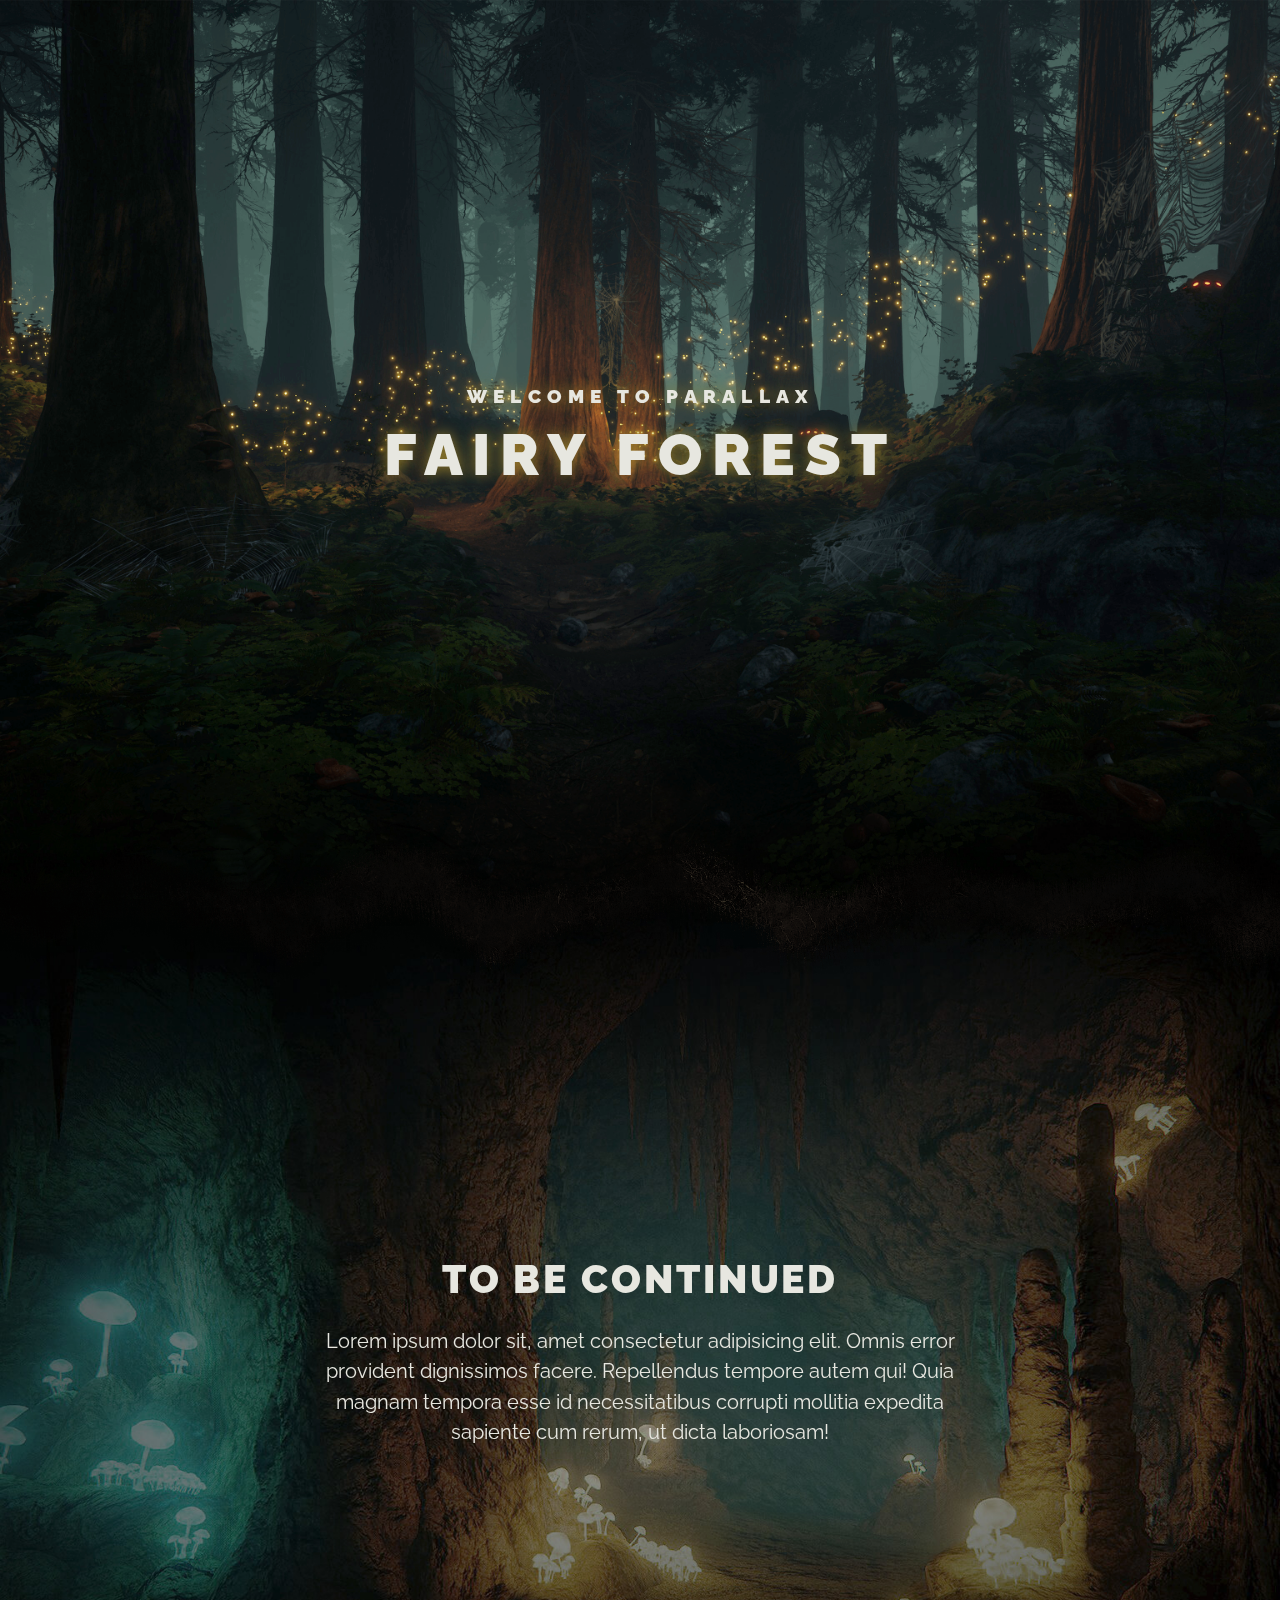
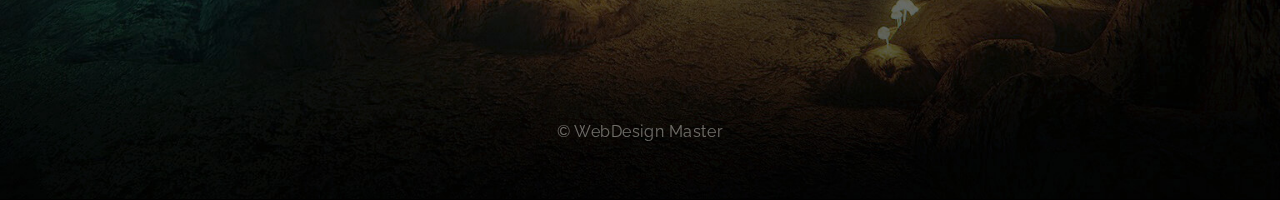
<file: 2 Project/index.html>
<!DOCTYPE html>
<html lang="en">
<head>

	<meta charset="UTF-8">
	<meta http-equiv="X-UA-Compatible" content="IE=edge">
	<meta name="viewport" content="width=device-width, initial-scale=1.0">

	<title>Document</title>

	<link rel="stylesheet" href="css/main.css">

	<script src="libs/gsap/gsap.min.js" defer></script>
	<script src="libs/gsap/ScrollTrigger.min.js" defer></script>
	<script src="libs/gsap/ScrollSmoother.min.js" defer></script>

	<script src="js/app.js" defer></script>

</head>
<body>

	<div class="wrapper">
		<div class="content">

			<header class="main-header">
				<div class="layers">
					<div class="layer__header">
						<div class="layers__caption">Welcome to Parallax</div>
						<div class="layers__title">Fairy Forest</div>
					</div>
					<div class="layer layers__base" style="background-image: url(img/layer-base.png);"></div>
					<div class="layer layers__middle" style="background-image: url(img/layer-middle.png);"></div>
					<div class="layer layers__front" style="background-image: url(img/layer-front.png);"></div>
				</div>
			</header>
		
			<article class="main-article" style="background-image: url(img/dungeon.jpg);">
				<div class="main-article__content">
					<h2 class="main-article__header">To be continued</h2>
					<p class="main-article__paragraph">Lorem ipsum dolor sit, amet consectetur adipisicing elit. Omnis error provident dignissimos facere. Repellendus tempore autem qui! Quia magnam tempora esse id necessitatibus corrupti mollitia expedita sapiente cum rerum, ut dicta laboriosam!</p>
				</div>
				<div class="copy">© WebDesign Master</div>
			</article>

		</div>
	</div>

</body>
</html>
</file>
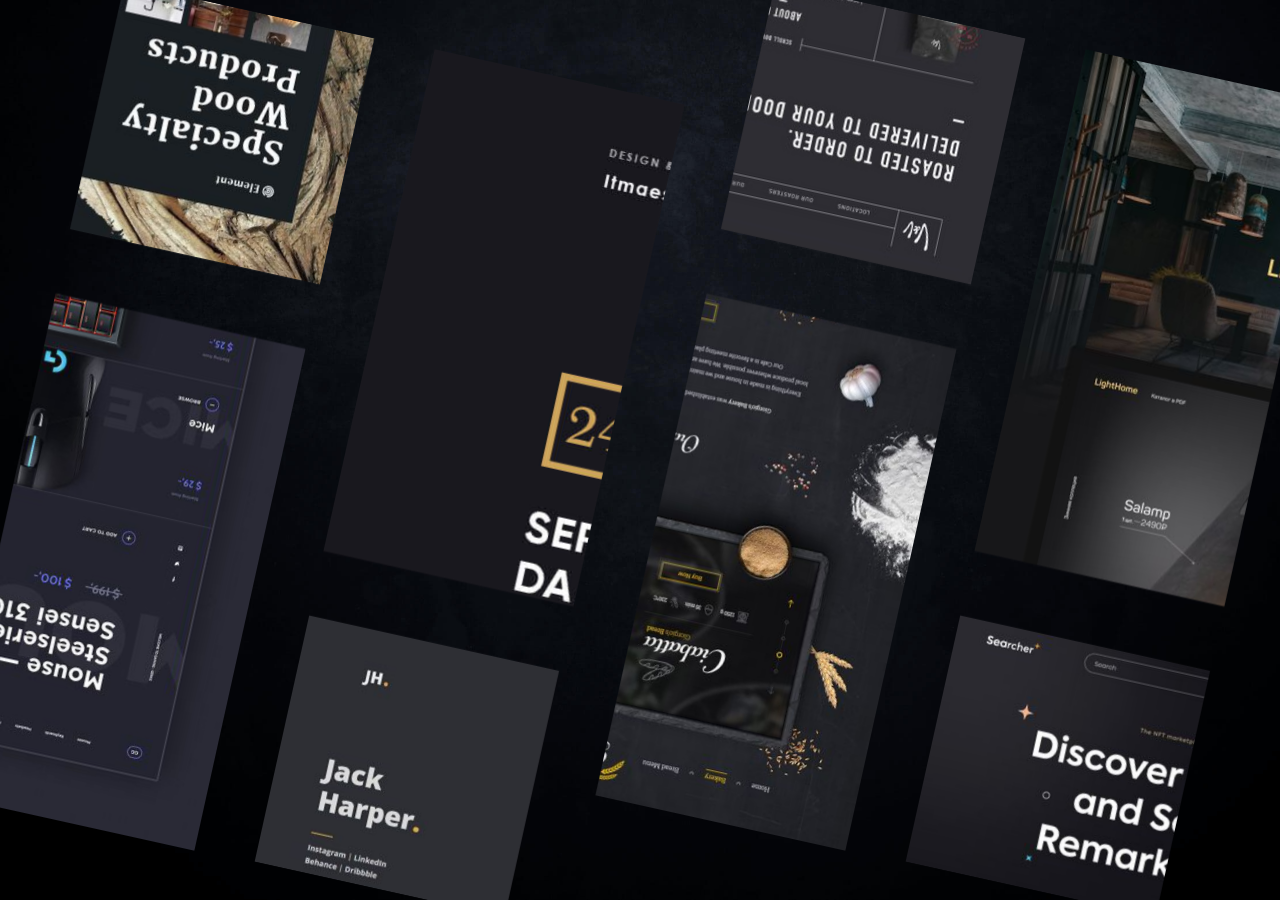
<file: 3. Project_ Scroll_HTML CSS JS/index.html>
<!DOCTYPE html>
<html lang="en">
  <head>
    <meta charset="UTF-8" />
    <meta name="viewport" content="width=device-width, initial-scale=1.0" />
    <title>Document</title>

    <link rel="stylesheet" href="libs/swiper/swiper-bundle.min.css" />
    <link rel="stylesheet" href="css/main.css" />

    <script src="libs/swiper/swiper-bundle.min.js" defer></script>
    <script src="libs/swiper/bindSwipers.js" defer></script>
    <script src="js/app.js" defer></script>
  </head>
  <body>
    <div class="main-wrapper">
      <div class="swiper slider slider1">
        <div class="swiper-wrapper slider__wrapper">
          <div class="swiper-slide slider__item">
            <div
              class="slider__img"
              style="background-image: url(img/1.jpg)"
            ></div>
          </div>
          <div class="swiper-slide slider__item">
            <div
              class="slider__img"
              style="background-image: url(img/2.jpg)"
            ></div>
          </div>
          <div class="swiper-slide slider__item">
            <div
              class="slider__img"
              style="background-image: url(img/3.jpg)"
            ></div>
          </div>
          <div class="swiper-slide slider__item">
            <div
              class="slider__img"
              style="background-image: url(img/4.jpg)"
            ></div>
          </div>
          <div class="swiper-slide slider__item">
            <div
              class="slider__img"
              style="background-image: url(img/5.jpg)"
            ></div>
          </div>
          <div class="swiper-slide slider__item">
            <div
              class="slider__img"
              style="background-image: url(img/6.jpg)"
            ></div>
          </div>
        </div>
      </div>
      <div class="swiper slider slider2">
        <div class="swiper-wrapper slider__wrapper">
          <div class="swiper-slide slider__item">
            <div
              class="slider__img"
              style="background-image: url(img/7.jpg)"
            ></div>
          </div>
          <div class="swiper-slide slider__item">
            <div
              class="slider__img"
              style="background-image: url(img/8.jpg)"
            ></div>
          </div>
          <div class="swiper-slide slider__item">
            <div
              class="slider__img"
              style="background-image: url(img/9.jpg)"
            ></div>
          </div>
          <div class="swiper-slide slider__item">
            <div
              class="slider__img"
              style="background-image: url(img/10.jpg)"
            ></div>
          </div>
          <div class="swiper-slide slider__item">
            <div
              class="slider__img"
              style="background-image: url(img/11.jpg)"
            ></div>
          </div>
          <div class="swiper-slide slider__item">
            <div
              class="slider__img"
              style="background-image: url(img/12.jpg)"
            ></div>
          </div>
        </div>
      </div>
      <div class="swiper slider slider3">
        <div class="swiper-wrapper slider__wrapper">
          <div class="swiper-slide slider__item">
            <div
              class="slider__img"
              style="background-image: url(img/13.jpg)"
            ></div>
          </div>
          <div class="swiper-slide slider__item">
            <div
              class="slider__img"
              style="background-image: url(img/14.jpg)"
            ></div>
          </div>
          <div class="swiper-slide slider__item">
            <div
              class="slider__img"
              style="background-image: url(img/15.jpg)"
            ></div>
          </div>
          <div class="swiper-slide slider__item">
            <div
              class="slider__img"
              style="background-image: url(img/16.jpg)"
            ></div>
          </div>
          <div class="swiper-slide slider__item">
            <div
              class="slider__img"
              style="background-image: url(img/17.jpg)"
            ></div>
          </div>
          <div class="swiper-slide slider__item">
            <div
              class="slider__img"
              style="background-image: url(img/18.jpg)"
            ></div>
          </div>
        </div>
      </div>
      <div class="swiper slider slider4">
        <div class="swiper-wrapper slider__wrapper">
          <div class="swiper-slide slider__item">
            <div
              class="slider__img"
              style="background-image: url(img/19.jpg)"
            ></div>
          </div>
          <div class="swiper-slide slider__item">
            <div
              class="slider__img"
              style="background-image: url(img/20.jpg)"
            ></div>
          </div>
          <div class="swiper-slide slider__item">
            <div
              class="slider__img"
              style="background-image: url(img/21.jpg)"
            ></div>
          </div>
          <div class="swiper-slide slider__item">
            <div
              class="slider__img"
              style="background-image: url(img/22.jpg)"
            ></div>
          </div>
          <div class="swiper-slide slider__item">
            <div
              class="slider__img"
              style="background-image: url(img/23.jpg)"
            ></div>
          </div>
          <div class="swiper-slide slider__item">
            <div
              class="slider__img"
              style="background-image: url(img/24.jpg)"
            ></div>
          </div>
        </div>
      </div>
    </div>
  </body>
</html>
</file>
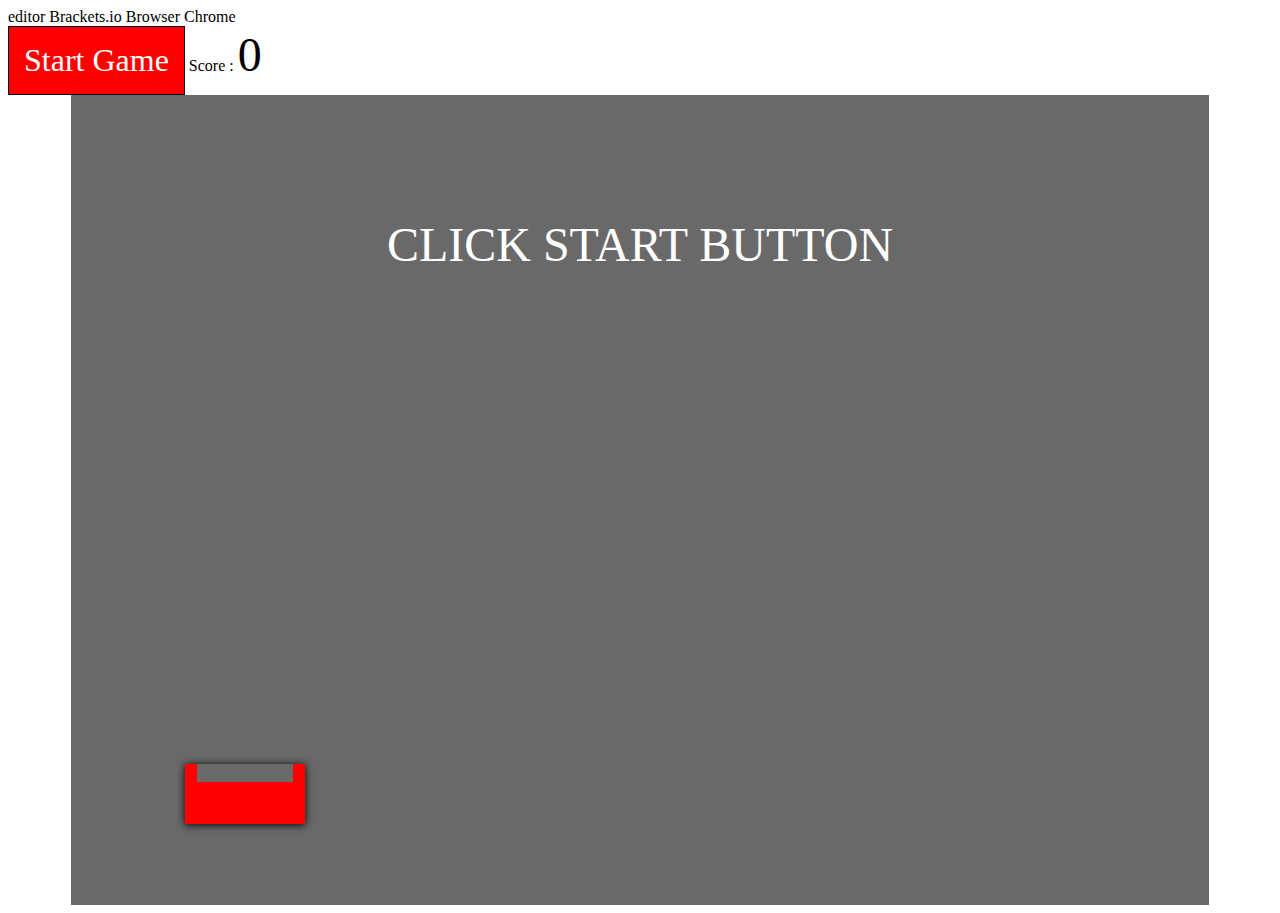
<file: 4 JS Game/index.html>
editor Brackets.io Browser Chrome

<!DOCTYPE html>
<html lang="en">
  <head>
    <meta charset="UTF-8" />
    <meta name="viewport" content="width=device-width, initial-scale=1.0" />
    <meta http-equiv="X-UA-Compatible" content="ie=edge" />
    <title>JavaScript Game Exercise</title>
    <style>
      #container {
        position: relative;
        height: 90vh;
        width: 90%;
        left: 5%;
        background-color: dimgray;
        overflow: hidden;
      }

      .basket {
        position: absolute;
        height: 60px;
        width: 120px;
        bottom: 10%;
        left: 10%;
        background-color: red;
        box-shadow: 0px 1px 8px 0px black;
      }

      .basket1 {
        position: absolute;
        height: 30%;
        width: 80%;
        bottom: 70%;
        margin-left: 10%;
        background-color: dimgray;
      }

      .baddy {
        position: absolute;
        height: 100px;
        width: 100px;
        top: 0;
        left: 0;
        background-color: blue;
        border-radius: 50px;
        box-shadow: 0px 1px 8px 0px black;
        text-align: center;
        line-height: 50px;
      }

      .btnStart {
        display: inline-block;
        padding: 15px;
        border: 1px solid black;
        background-color: red;
        color: white;
        font-size: 2em;
      }

      .gameover {
        position: absolute;
        text-align: center;
        color: white;
        font-size: 3em;
        line-height: 300px;
        text-transform: uppercase;
        width: 100%;
      }

      .score {
        font-size: 3em;
      }
    </style>
  </head>
  <body>
    <div>
      <div class="btnStart">Start Game</div>
      Score : <span class="score">0</span>
    </div>
    <div id="container">
      <div class="gameover">Click Start Button</div>
      <div id="basketContainer" class="basket">
        <div class="basket1"></div>
      </div>
    </div>
    <script>
      var requestAnimationFrame =
        window.requestAnimationFrame ||
        window.mozRequestAnimationFrame ||
        window.webkitRequestAnimationFrame ||
        window.msRequestAnimationFrame;
      var cancelAnimationFrame =
        window.cancelAnimationFrame || window.mozCancelAnimationFrame;
      var start = window.mozAnimationStartTime; // Only supported in FF. Other browsers can use something like Date.now().
      var container = document.getElementById('container');
      var basketContainer = document.getElementById('basketContainer');
      var score;
      var totalBad;
      var gameplay = false;
      var keys = {
        ArrowUp: false,
        ArrowDown: false,
        ArrowLeft: false,
        ArrowRight: false,
      };
      var basket = {
        x: 0,
        y: 0,
        el: basketContainer,
        width: basketContainer.offsetWidth,
        height: basketContainer.offsetHeight,
        left: basketContainer.offsetLeft,
        top: basketContainer.offsetTop,
      };
      var myContainer = {
        width: container.offsetWidth,
        height: container.offsetHeight,
        left: container.offsetLeft,
        top: container.offsetTop,
      };
      var speed = 3;
      document.querySelector('.btnStart').addEventListener('click', startGame);
      document.addEventListener('keydown', pressKeyOn);
      document.addEventListener('keyup', pressKeyOff);
      var enemy = [];
      function startGame() {
        document.querySelector('.gameover').style.display = 'none';
        score = 0;
        totalBad = 100;
        if (enemy.length == 0) setupBadGuys(8);
        requestAnimationFrame(playGame);
        gameplay = true;
      }
      function endGame() {
        var gameOverMessage = document.querySelector('.gameover');
        gameOverMessage.style.display = 'block';
        gameOverMessage.innerHTML = 'GAME OVER';
        gameplay = false;
        for (var x = 0; x < enemy.length; x++) {
          enemy[x].el.style.top = '-400px';
          enemy[x].y = -400;
        }
      }
      function setupBadGuys(num) {
        for (var x = 0; x < num; x++) {
          var temp = 'badGuy' + (x + 1);
          var div = document.createElement('div');
          div.innerHTML = x + 1;
          div.setAttribute('class', 'baddy');
          div.setAttribute('id', temp);
          container.appendChild(div);
          enemy.push({
            x: 0,
            y: 0,
            el: div,
            speed: 5,
          });
          makeBad(enemy[x]);
        }
      }
      function makeBad(e) {
        if (totalBad < 1) {
          endGame();
        }
        totalBad--;
        var randomWidth = Math.floor(Math.random() * 50) + 50;
        e.x = Math.floor(Math.random() * (myContainer.width - randomWidth));
        e.speed = Math.ceil(Math.random() * 10) + 2;
        e.y = Math.floor(Math.random() * 500) * -1;
        e.el.style.left = e.x + 'px';
        e.el.style.width = randomWidth + 'px';
        e.el.style.backgroundColor = randomColor();
      }
      function randomColor() {
        function c() {
          var hex = Math.floor(Math.random() * 256).toString(16);
          return ('0' + String(hex)).substr(-2);
        }
        return '#' + c() + c() + c();
      }
      function bgMover(e) {
        e.y += e.speed;
        if (e.y > myContainer.height) {
          makeBad(e);
        }
        if (colDetection(basket.el, e.el)) {
          scoreUpdate();
          makeBad(e);
          console.log('hit');
        }
        e.el.style.top = e.y + 'px';
      }
      function scoreUpdate() {
        score++;
        document.querySelector('.score').innerText = score;
      }
      function playGame() {
        if (gameplay) {
          //console.log(keys);
          if (keys.ArrowUp && basket.y < myContainer.height - basket.height) {
            basket.y += speed;
          }
          if (keys.ArrowDown && basket.y > 0) {
            basket.y -= speed;
          }
          if (keys.ArrowRight && basket.x < myContainer.width - basket.width) {
            basket.x += speed;
          }
          if (keys.ArrowLeft && basket.x > 0) {
            basket.x -= speed;
          }
          basket.el.style.left = basket.x + 'px';
          basket.el.style.bottom = basket.y + 'px';
          for (var i = 0; i < enemy.length; i++) {
            bgMover(enemy[i]);
          }
          /*
                var second = document.querySelector('.baddy');
                var test = colDetection(basket.el, second)
                */
          requestAnimationFrame(playGame);
        }
      }
      function colDetection(first, second) {
        var a = first.getBoundingClientRect();
        var b = second.getBoundingClientRect();
        return !(
          a.top + a.height < b.top ||
          a.top > b.top + b.height ||
          a.left + a.width < b.left ||
          a.left > b.left + b.width
        );
      }
      function pressKeyOn(event) {
        event.preventDefault();
        keys[event.key] = true;
      }
      function pressKeyOff(event) {
        event.preventDefault();
        keys[event.key] = false;
      }
    </script>
  </body>
</html>
</file>
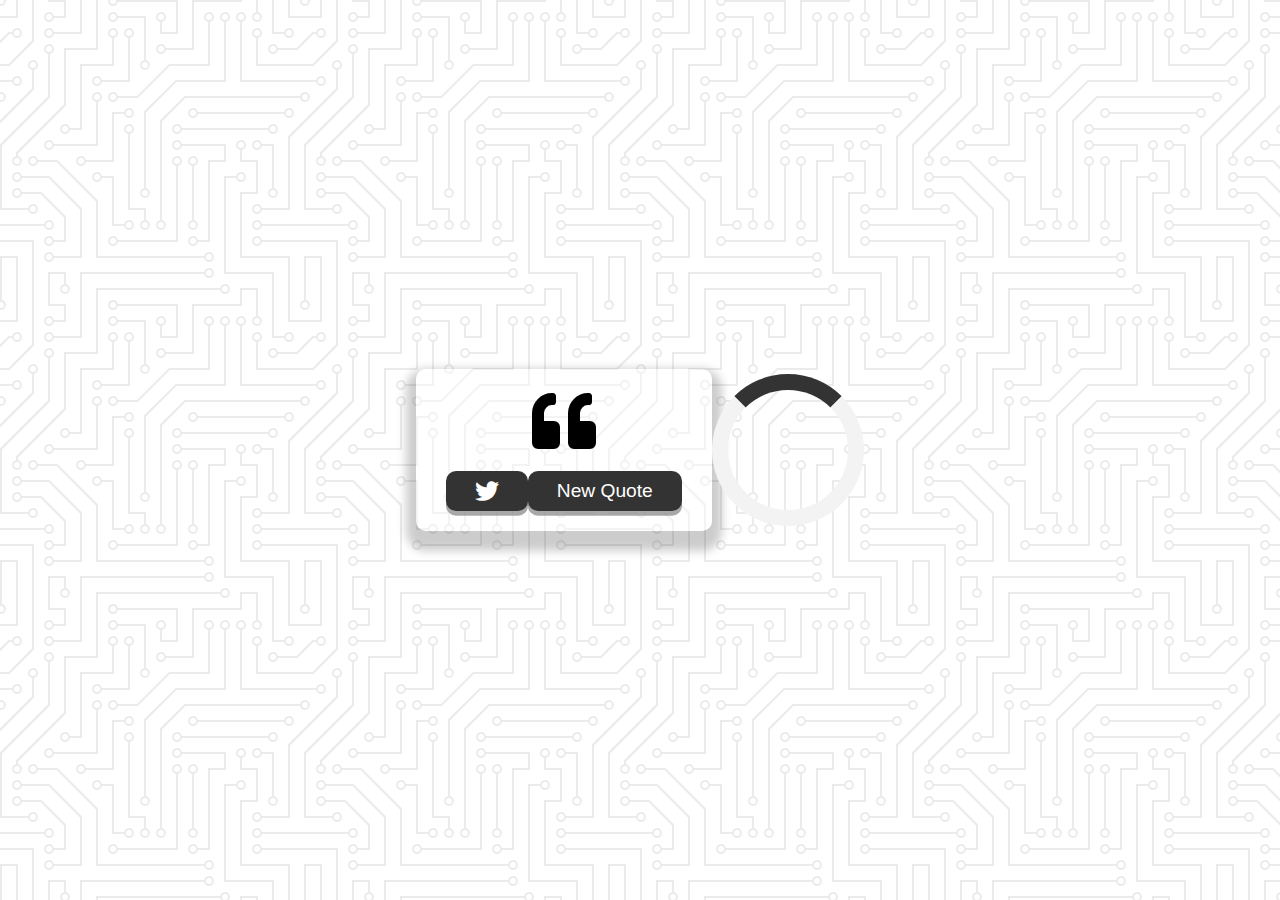
<file: 8 Quote Generator/index.html>
<!DOCTYPE html>
<html lang="en">
<head>
    <meta charset="UTF-8">
    <meta name="viewport" content="width=device-width, initial-scale=1.0">
    <title>Quote Generator</title>
    <link rel="icon" type="image/png" href="favicon.png">
    <link rel="stylesheet" href="https://cdnjs.cloudflare.com/ajax/libs/font-awesome/5.10.2/css/all.min.css"/>
    <link rel="stylesheet" href="style.css">
</head>
<body>
    <div class="quote-container" id="quote-container">
        <!-- Quote -->
        <div class="quote-text">
            <i class="fas fa-quote-left"></i>
            <span id="quote"></span>
        </div>
        <!-- Author -->
        <div class="quote-author">
            <span id="author"></span>
        </div>
        <!-- Buttons -->
        <div class="button-container">
            <button class="twitter-button" id="twitter" title="Tweet This!">
                <i class="fab fa-twitter"></i>
            </button>
            <button id="new-quote">New Quote</button>
        </div>
    </div>
    <!-- Loader -->
    <div class="loader" id="loader"></div>
    <!-- Script -->
    <script src="quotes.js"></script>
    <script src="script.js"></script>
</body>
</html>
</file>
<file: 2 Project/css/main.css>
* {
	margin: 0;
	padding: 0;
	box-sizing: border-box;
}
:root {
	--index: calc(1vw + 1vh);
	--text: #e7e7e0;
	--transition: transform .75s cubic-bezier(.075, .5, 0, 1);
}
@font-face {
	font-family: raleway_f;
	src: url(../fonts/raleway-regular.woff2);
}
@font-face {
	font-family: raleway_f;
	src: url(../fonts/raleway-black.woff2);
	font-weight: 900;
}
body {
	background-color: #010101;
	font-family: raleway_f, sans-serif;
	line-height: 1.55;
}
.main-header {
	position: relative;
}
.main-header::after {
	content: '';
	position: absolute;
	z-index: 100;
	width: 100%;
	height: calc(var(--index) * 10);
	background-image: url(../img/ground.png);
	background-size: cover;
	background-repeat: no-repeat;
	background-position: center;
	bottom: calc(var(--index) * -4.5);
}
.layers {
	height: 100vh;
	display: flex;
	align-items: center;
	justify-content: center;
	text-align: center;
	overflow: hidden;
	position: relative;
}
.layer {
	height: 100%;
	width: 100%;
	position: absolute;
	background-size: cover;
	background-position: center;
	will-change: transform;
	z-index: 2;
	transition: var(--transition);
}
.layers__base {
	transform: translate3d(0, calc(var(--scrollTop) / 1.6), 0);
	z-index: 0;
}
.layers__middle {
	transform: translate3d(0, calc(var(--scrollTop) / 2.5), 0);
}
.layers__front {
	transform: translate3d(0, calc(var(--scrollTop) / 5.7), 0);
}
.layer__header {
	z-index: 1;
	transform: translate3d(0, calc(var(--scrollTop) / 2), 0);
	transition: var(--transition);
	will-change: transform;
	text-transform: uppercase;
	font-weight: 900;
	color: var(--text);
	text-shadow: 0 0 15px #9d822b;
}
.layers__title {
	font-size: calc(var(--index) * 2.65);
	letter-spacing: calc(var(--index) / 2.25);
}
.layers__caption {
	font-size: calc(var(--index) / 1.175);
	letter-spacing: calc(var(--index) / 3.5);
	margin-top: calc(var(--index) * -.75);
}
.main-article {
	--main-article-transform: translate3d(0, calc(var(--scrollTop) / -7.5), 0);
	min-height: 100vh;
	background-size: cover;
	background-position: center;
	color: var(--text);
	display: flex;
	justify-content: center;
	align-items: center;
	position: relative;
	text-align: center;
	/* Update: */
	top: -1px;
	z-index: 10;
}
.main-article__header {
	text-transform: uppercase;
	font-size: calc(var(--index) * 1.8);
	letter-spacing: calc(var(--index) / 7.5);
	transform: var(--main-article-transform);
	transition: var(--transition);
	will-change: transform;
}
.main-article__paragraph {
	max-width: calc(var(--index) * 30);
	font-size: calc(var(--index) * .9);
	margin-top: calc(var(--index) / 1.25);
	transform: var(--main-article-transform);
	transition: var(--transition);
	will-change: transform;
}
.content {
	will-change: transform;
}
.copy {
	position: absolute;
	bottom: calc(var(--index) * 2.5);
	opacity: .45;
	font-size: calc(var(--index) * .75);
	letter-spacing: calc(var(--index) / 37.5);
}
</file>
<file: 3. Project_ Scroll_HTML CSS JS/css/main.css>
* {
  margin: 0;
  padding: 0;
  box-sizing: border-box;
}
:root {
  --index: calc(1vw + 1vh);
  --transition: 1.25s cubic-bezier(0.2, 0.6, 0, 1);
}

.slider__item {
  width: 20vw;
  margin-bottom: calc(var(--index) * 3);
}
html,
body {
  height: 100%;
  overflow: hidden;
}

.main-wrapper {
  height: 100%;
  display: flex;
  gap: var(--index);
  background-image: url(../img/bg.jpg);
  background-size: cover;
  background-position: center;
}
.slider:nth-child(odd) {
  transform: rotate(192.5deg);
}
.slider .slider__wrapper {
  transition: var(--transition) !important;
}
.slider {
  transform: rotate(12.5deg);
}
.slider__item {
  width: 20vw;
}
.slider__img {
  width: 100%;
  height: 100%;
}
</file>
<file: 8 Quote Generator/style.css>
@import url("https://fonts.googleapis.com/css?family=Montserrat&display=swap");

html {
  box-sizing: border-box;
}

body {
  margin: 0;
  min-height: 100vh;
  background-color: #fff;
  background-image: url("data:image/svg+xml,%3Csvg xmlns='http://www.w3.org/2000/svg' viewBox='0 0 304 304' width='304' height='304'%3E%3Cpath fill='%23000000' fill-opacity='0.08' d='M44.1 224a5 5 0 1 1 0 2H0v-2h44.1zm160 48a5 5 0 1 1 0 2H82v-2h122.1zm57.8-46a5 5 0 1 1 0-2H304v2h-42.1zm0 16a5 5 0 1 1 0-2H304v2h-42.1zm6.2-114a5 5 0 1 1 0 2h-86.2a5 5 0 1 1 0-2h86.2zm-256-48a5 5 0 1 1 0 2H0v-2h12.1zm185.8 34a5 5 0 1 1 0-2h86.2a5 5 0 1 1 0 2h-86.2zM258 12.1a5 5 0 1 1-2 0V0h2v12.1zm-64 208a5 5 0 1 1-2 0v-54.2a5 5 0 1 1 2 0v54.2zm48-198.2V80h62v2h-64V21.9a5 5 0 1 1 2 0zm16 16V64h46v2h-48V37.9a5 5 0 1 1 2 0zm-128 96V208h16v12.1a5 5 0 1 1-2 0V210h-16v-76.1a5 5 0 1 1 2 0zm-5.9-21.9a5 5 0 1 1 0 2H114v48H85.9a5 5 0 1 1 0-2H112v-48h12.1zm-6.2 130a5 5 0 1 1 0-2H176v-74.1a5 5 0 1 1 2 0V242h-60.1zm-16-64a5 5 0 1 1 0-2H114v48h10.1a5 5 0 1 1 0 2H112v-48h-10.1zM66 284.1a5 5 0 1 1-2 0V274H50v30h-2v-32h18v12.1zM236.1 176a5 5 0 1 1 0 2H226v94h48v32h-2v-30h-48v-98h12.1zm25.8-30a5 5 0 1 1 0-2H274v44.1a5 5 0 1 1-2 0V146h-10.1zm-64 96a5 5 0 1 1 0-2H208v-80h16v-14h-42.1a5 5 0 1 1 0-2H226v18h-16v80h-12.1zm86.2-210a5 5 0 1 1 0 2H272V0h2v32h10.1zM98 101.9V146H53.9a5 5 0 1 1 0-2H96v-42.1a5 5 0 1 1 2 0zM53.9 34a5 5 0 1 1 0-2H80V0h2v34H53.9zm60.1 3.9V66H82v64H69.9a5 5 0 1 1 0-2H80V64h32V37.9a5 5 0 1 1 2 0zM101.9 82a5 5 0 1 1 0-2H128V37.9a5 5 0 1 1 2 0V82h-28.1zm16-64a5 5 0 1 1 0-2H146v44.1a5 5 0 1 1-2 0V18h-26.1zm102.2 270a5 5 0 1 1 0 2H98v14h-2v-16h124.1zM242 149.9V160h16v34h-16v62h48v48h-2v-46h-48v-66h16v-30h-16v-12.1a5 5 0 1 1 2 0zM53.9 18a5 5 0 1 1 0-2H64V2H48V0h18v18H53.9zm112 32a5 5 0 1 1 0-2H192V0h50v2h-48v48h-28.1zm-48-48a5 5 0 0 1-9.8-2h2.07a3 3 0 1 0 5.66 0H178v34h-18V21.9a5 5 0 1 1 2 0V32h14V2h-58.1zm0 96a5 5 0 1 1 0-2H137l32-32h39V21.9a5 5 0 1 1 2 0V66h-40.17l-32 32H117.9zm28.1 90.1a5 5 0 1 1-2 0v-76.51L175.59 80H224V21.9a5 5 0 1 1 2 0V82h-49.59L146 112.41v75.69zm16 32a5 5 0 1 1-2 0v-99.51L184.59 96H300.1a5 5 0 0 1 3.9-3.9v2.07a3 3 0 0 0 0 5.66v2.07a5 5 0 0 1-3.9-3.9H185.41L162 121.41v98.69zm-144-64a5 5 0 1 1-2 0v-3.51l48-48V48h32V0h2v50H66v55.41l-48 48v2.69zM50 53.9v43.51l-48 48V208h26.1a5 5 0 1 1 0 2H0v-65.41l48-48V53.9a5 5 0 1 1 2 0zm-16 16V89.41l-34 34v-2.82l32-32V69.9a5 5 0 1 1 2 0zM12.1 32a5 5 0 1 1 0 2H9.41L0 43.41V40.6L8.59 32h3.51zm265.8 18a5 5 0 1 1 0-2h18.69l7.41-7.41v2.82L297.41 50H277.9zm-16 160a5 5 0 1 1 0-2H288v-71.41l16-16v2.82l-14 14V210h-28.1zm-208 32a5 5 0 1 1 0-2H64v-22.59L40.59 194H21.9a5 5 0 1 1 0-2H41.41L66 216.59V242H53.9zm150.2 14a5 5 0 1 1 0 2H96v-56.6L56.6 162H37.9a5 5 0 1 1 0-2h19.5L98 200.6V256h106.1zm-150.2 2a5 5 0 1 1 0-2H80v-46.59L48.59 178H21.9a5 5 0 1 1 0-2H49.41L82 208.59V258H53.9zM34 39.8v1.61L9.41 66H0v-2h8.59L32 40.59V0h2v39.8zM2 300.1a5 5 0 0 1 3.9 3.9H3.83A3 3 0 0 0 0 302.17V256h18v48h-2v-46H2v42.1zM34 241v63h-2v-62H0v-2h34v1zM17 18H0v-2h16V0h2v18h-1zm273-2h14v2h-16V0h2v16zm-32 273v15h-2v-14h-14v14h-2v-16h18v1zM0 92.1A5.02 5.02 0 0 1 6 97a5 5 0 0 1-6 4.9v-2.07a3 3 0 1 0 0-5.66V92.1zM80 272h2v32h-2v-32zm37.9 32h-2.07a3 3 0 0 0-5.66 0h-2.07a5 5 0 0 1 9.8 0zM5.9 0A5.02 5.02 0 0 1 0 5.9V3.83A3 3 0 0 0 3.83 0H5.9zm294.2 0h2.07A3 3 0 0 0 304 3.83V5.9a5 5 0 0 1-3.9-5.9zm3.9 300.1v2.07a3 3 0 0 0-1.83 1.83h-2.07a5 5 0 0 1 3.9-3.9zM97 100a3 3 0 1 0 0-6 3 3 0 0 0 0 6zm0-16a3 3 0 1 0 0-6 3 3 0 0 0 0 6zm16 16a3 3 0 1 0 0-6 3 3 0 0 0 0 6zm16 16a3 3 0 1 0 0-6 3 3 0 0 0 0 6zm0 16a3 3 0 1 0 0-6 3 3 0 0 0 0 6zm-48 32a3 3 0 1 0 0-6 3 3 0 0 0 0 6zm16 16a3 3 0 1 0 0-6 3 3 0 0 0 0 6zm32 48a3 3 0 1 0 0-6 3 3 0 0 0 0 6zm-16 16a3 3 0 1 0 0-6 3 3 0 0 0 0 6zm32-16a3 3 0 1 0 0-6 3 3 0 0 0 0 6zm0-32a3 3 0 1 0 0-6 3 3 0 0 0 0 6zm16 32a3 3 0 1 0 0-6 3 3 0 0 0 0 6zm32 16a3 3 0 1 0 0-6 3 3 0 0 0 0 6zm0-16a3 3 0 1 0 0-6 3 3 0 0 0 0 6zm-16-64a3 3 0 1 0 0-6 3 3 0 0 0 0 6zm16 0a3 3 0 1 0 0-6 3 3 0 0 0 0 6zm16 96a3 3 0 1 0 0-6 3 3 0 0 0 0 6zm0 16a3 3 0 1 0 0-6 3 3 0 0 0 0 6zm16 16a3 3 0 1 0 0-6 3 3 0 0 0 0 6zm16-144a3 3 0 1 0 0-6 3 3 0 0 0 0 6zm0 32a3 3 0 1 0 0-6 3 3 0 0 0 0 6zm16-32a3 3 0 1 0 0-6 3 3 0 0 0 0 6zm16-16a3 3 0 1 0 0-6 3 3 0 0 0 0 6zm-96 0a3 3 0 1 0 0-6 3 3 0 0 0 0 6zm0 16a3 3 0 1 0 0-6 3 3 0 0 0 0 6zm16-32a3 3 0 1 0 0-6 3 3 0 0 0 0 6zm96 0a3 3 0 1 0 0-6 3 3 0 0 0 0 6zm-16-64a3 3 0 1 0 0-6 3 3 0 0 0 0 6zm16-16a3 3 0 1 0 0-6 3 3 0 0 0 0 6zm-32 0a3 3 0 1 0 0-6 3 3 0 0 0 0 6zm0-16a3 3 0 1 0 0-6 3 3 0 0 0 0 6zm-16 0a3 3 0 1 0 0-6 3 3 0 0 0 0 6zm-16 0a3 3 0 1 0 0-6 3 3 0 0 0 0 6zm-16 0a3 3 0 1 0 0-6 3 3 0 0 0 0 6zM49 36a3 3 0 1 0 0-6 3 3 0 0 0 0 6zm-32 0a3 3 0 1 0 0-6 3 3 0 0 0 0 6zm32 16a3 3 0 1 0 0-6 3 3 0 0 0 0 6zM33 68a3 3 0 1 0 0-6 3 3 0 0 0 0 6zm16-48a3 3 0 1 0 0-6 3 3 0 0 0 0 6zm0 240a3 3 0 1 0 0-6 3 3 0 0 0 0 6zm16 32a3 3 0 1 0 0-6 3 3 0 0 0 0 6zm-16-64a3 3 0 1 0 0-6 3 3 0 0 0 0 6zm0 16a3 3 0 1 0 0-6 3 3 0 0 0 0 6zm-16-32a3 3 0 1 0 0-6 3 3 0 0 0 0 6zm80-176a3 3 0 1 0 0-6 3 3 0 0 0 0 6zm16 0a3 3 0 1 0 0-6 3 3 0 0 0 0 6zm-16-16a3 3 0 1 0 0-6 3 3 0 0 0 0 6zm32 48a3 3 0 1 0 0-6 3 3 0 0 0 0 6zm16-16a3 3 0 1 0 0-6 3 3 0 0 0 0 6zm0-32a3 3 0 1 0 0-6 3 3 0 0 0 0 6zm112 176a3 3 0 1 0 0-6 3 3 0 0 0 0 6zm-16 16a3 3 0 1 0 0-6 3 3 0 0 0 0 6zm0 16a3 3 0 1 0 0-6 3 3 0 0 0 0 6zm0 16a3 3 0 1 0 0-6 3 3 0 0 0 0 6zM17 180a3 3 0 1 0 0-6 3 3 0 0 0 0 6zm0 16a3 3 0 1 0 0-6 3 3 0 0 0 0 6zm0-32a3 3 0 1 0 0-6 3 3 0 0 0 0 6zm16 0a3 3 0 1 0 0-6 3 3 0 0 0 0 6zM17 84a3 3 0 1 0 0-6 3 3 0 0 0 0 6zm32 64a3 3 0 1 0 0-6 3 3 0 0 0 0 6zm16-16a3 3 0 1 0 0-6 3 3 0 0 0 0 6z'%3E%3C/path%3E%3C/svg%3E");
  color: #000;
  font-family: Montserrat, sans-serif;
  font-weight: 700;
  text-align: center;
  display: flex;
  align-items: center;
  justify-content: center;
}

.quote-container {
  width: auto;
  max-width: 900px;
  padding: 20px 30px;
  border-radius: 10px;
  background-color: rgba(255, 255, 255, 0.4);
  box-shadow: 0 10px 10px 10px rgba(0, 0, 0, 0.2);
}

.quote-text {
  font-size: 2.75rem;
}

.long-quote {
  font-size: 2rem;
}

.fa-quote-left {
  font-size: 4rem;
}

.quote-author {
  margin-top: 15px;
  font-size: 2rem;
  font-weight: 400;
  font-style: italic;
}

.button-container {
  margin-top: 15px;
  display: flex;
  justify-content: space-between;
}

button {
  cursor: pointer;
  font-size: 1.2rem;
  height: 2.5rem;
  border: none;
  border-radius: 10px;
  color: #fff;
  background-color: #333;
  outline: none;
  padding: 0.5rem 1.8rem 0.5rem 1.8rem;
  box-shadow: 0 0.3rem rgba(121, 121, 121, 0.65);
}

button:hover {
  filter: brightness(110%);
}

button:active {
  transform: translate(0, 0.3rem);
  box-shadow: 0 0.1rem rgba(255, 255, 255, 0.65);
}

.twitter-button:hover {
  color: #38a1f3;
}

.fa-twitter {
  font-size: 1.5rem;
}

/* Loader */
.loader {
  border: 16px solid #f3f3f3;
  border-top: 16px solid #333;
  border-radius: 50%;
  width: 120px;
  height: 120px;
  animation: spin 2s linear infinite;
}

@keyframes spin {
  0% { transform: rotate(0deg); }
  100% { transform: rotate(360deg); }
}

/* Media Query: Tablet or Smaller */
@media screen and (max-width: 1000px) {
  .quote-container {
    margin: auto 10px;
  }

  .quote-text {
    font-size: 2.5rem;
  }
}
</file>
